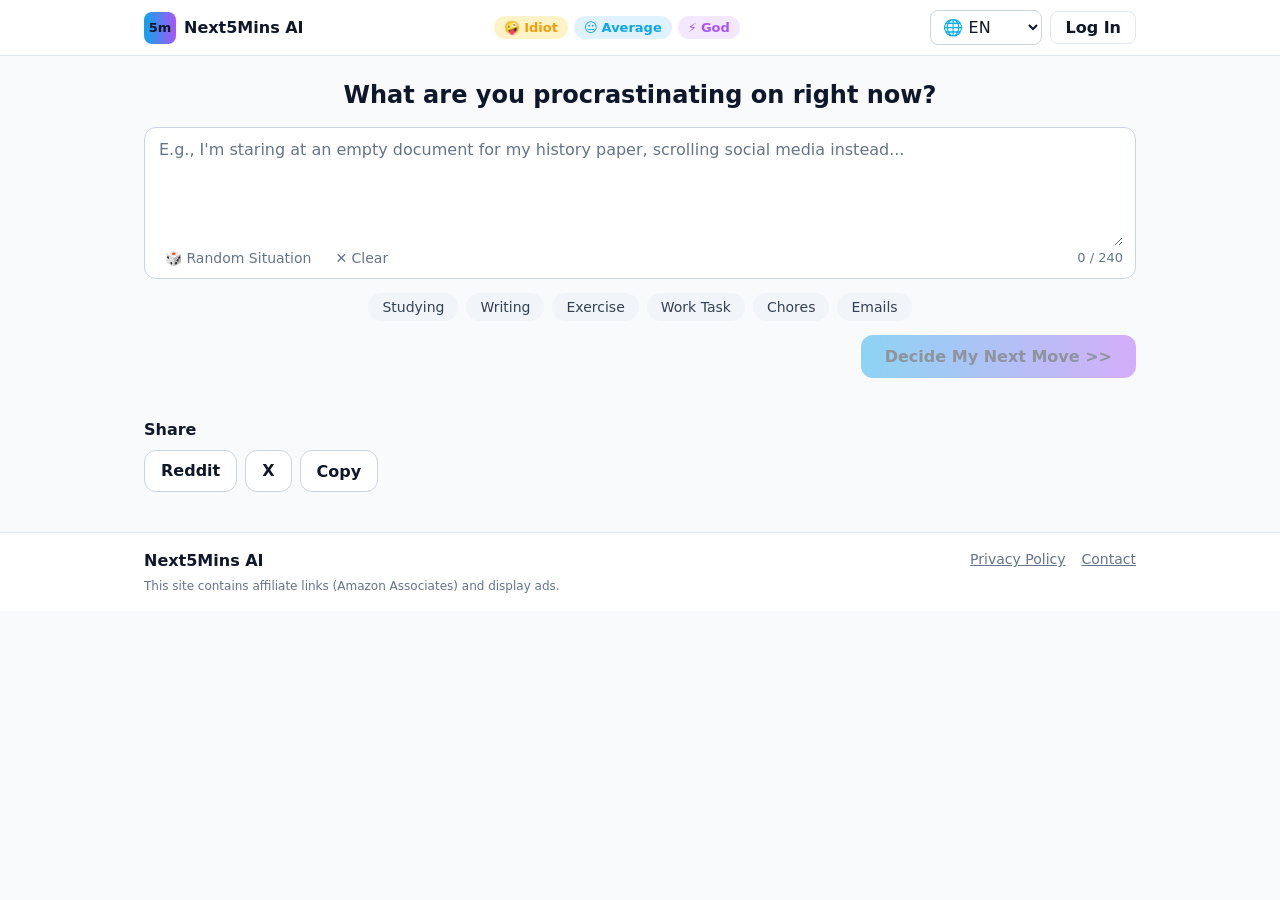
<file: 成果物/制作・販売部/Next5MinsAI/index.html>
<!doctype html>
<html lang="en">
<head>
  <meta charset="utf-8">
  <meta name="viewport" content="width=device-width, initial-scale=1">
  <title>Next5Mins AI</title>
  <link rel="stylesheet" href="parts/part0-page/page.css">
  <link rel="stylesheet" href="parts/part1-header-input/part1.css">
  <link rel="stylesheet" href="parts/part2-cards/part2.css">
  <link rel="stylesheet" href="parts/part3-timer-ads/part3.css">
  <link rel="stylesheet" href="parts/part4-item-throw/part4.css">
  <link rel="stylesheet" href="parts/part5-share-footer/part5.css">
</head>
<body>
  <!-- パーツ1 ヘッダー(ページの一番上・いつも出す) -->
  <header id="n5-part1"></header>
  <main class="n5-container">
    <!-- パーツ1 状況の入力 -->
    <section id="n5-part1-input" class="n5-section"></section>
    <!-- パーツ2 3枚のカード(作ったあとに開く) -->
    <section id="n5-part2" class="n5-section" hidden></section>
    <!-- パーツ3 タイマー(かかった時間を数える)と広告(カードを選んだあとに開く) -->
    <section id="n5-part3" class="n5-section" hidden></section>
  </main>
  <!-- パーツ5 共有とフッター -->
  <footer id="n5-part5"></footer>
  <!-- パーツ4 投げる品物(画面の上に重ねる層) -->
  <div id="n5-part4"></div>

  <script src="common/config.js"></script>
  <script src="common/bus.js"></script>
  <script src="common/samples.js"></script>
  <script src="common/api.js"></script>
  <script src="parts/part1-header-input/part1.js"></script>
  <script src="parts/part2-cards/part2.js"></script>
  <script src="parts/part3-timer-ads/part3.js"></script>
  <script src="parts/part4-item-throw/part4.js"></script>
  <script src="parts/part5-share-footer/part5.js"></script>
</body>
</html>
</file>
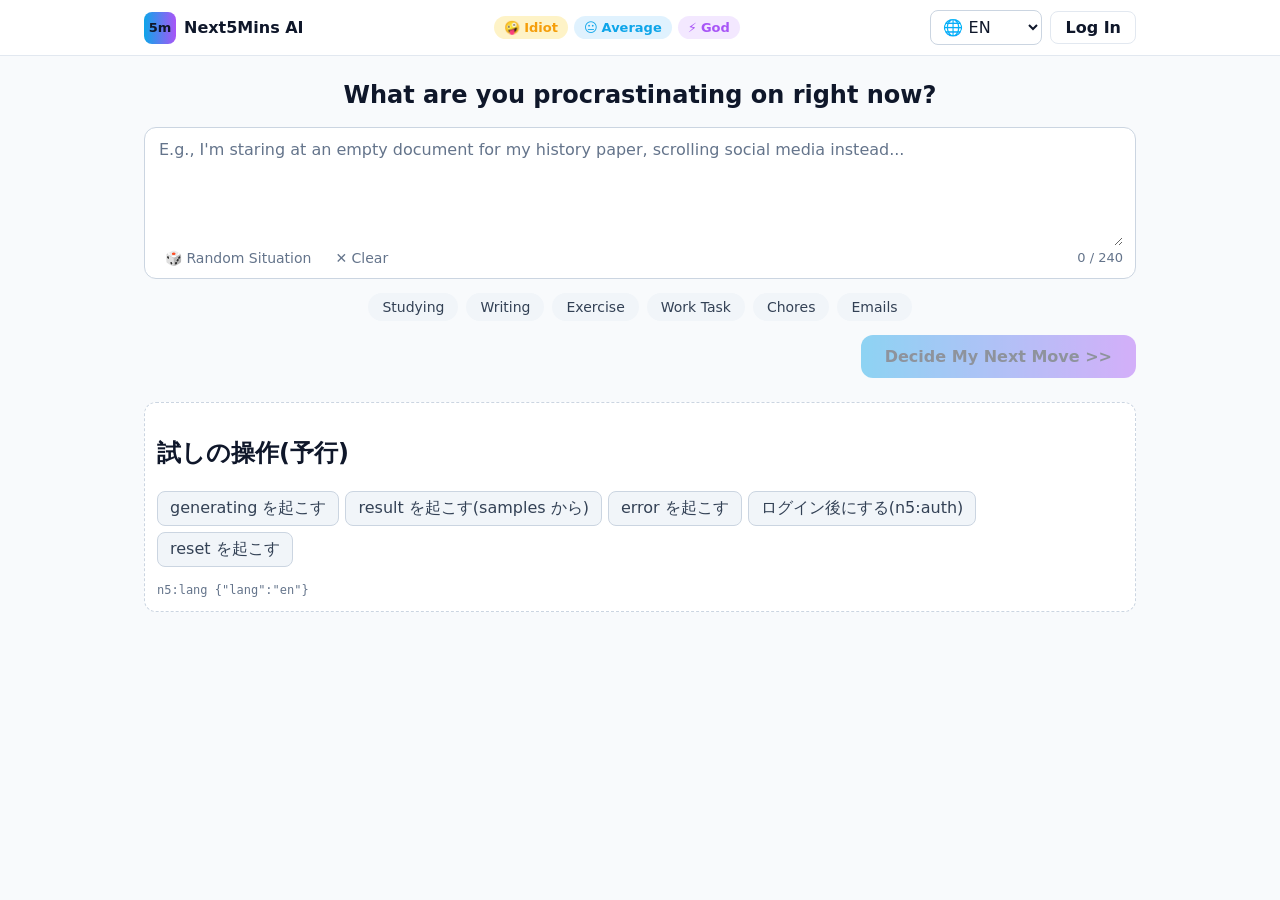
<file: 成果物/制作・販売部/Next5MinsAI/parts/part1-header-input/part1.html>
<!doctype html>
<html lang="en">
<head>
  <meta charset="utf-8">
  <meta name="viewport" content="width=device-width, initial-scale=1">
  <title>パーツ1 予行(ヘッダーと状況の入力)</title>
  <link rel="stylesheet" href="../../parts/part0-page/page.css">
  <link rel="stylesheet" href="part1.css">
</head>
<body>
  <header id="n5-part1"></header>
  <main class="n5-container">
    <section id="n5-part1-input" class="n5-section"></section>
    <section id="n5-preview" class="n5-section"></section>
  </main>
  <script src="../../common/config.js"></script>
  <script src="../../common/bus.js"></script>
  <script src="../../common/samples.js"></script>
  <script src="../../common/api.js"></script>
  <script src="part1.js"></script>
  <script src="preview.js"></script>
</body>
</html>
</file>
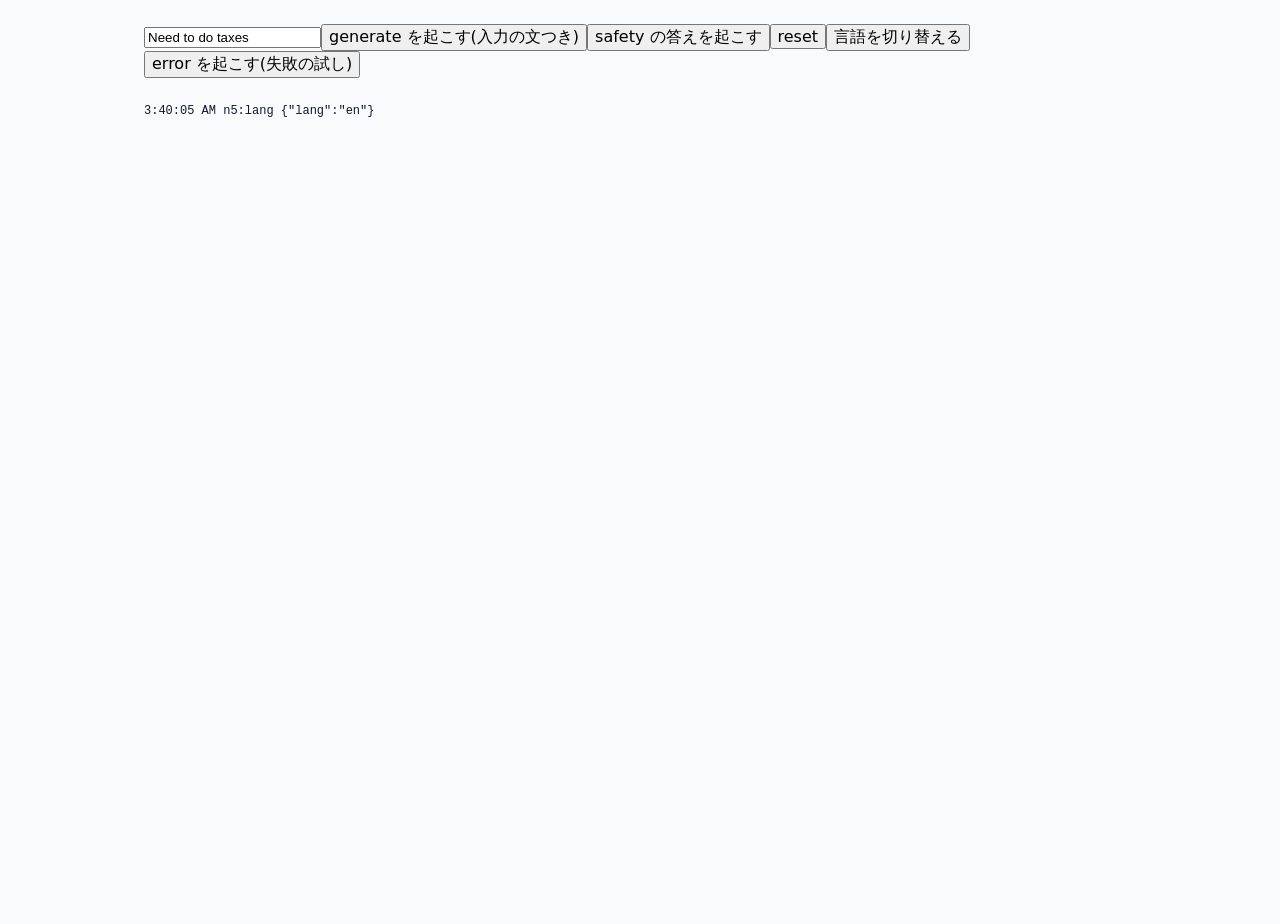
<file: 成果物/制作・販売部/Next5MinsAI/parts/part2-cards/part2.html>
<!doctype html>
<html lang="en">
<head>
  <meta charset="utf-8">
  <meta name="viewport" content="width=device-width, initial-scale=1">
  <title>パーツ2 予行(3枚のカード)</title>
  <link rel="stylesheet" href="../part0-page/page.css">
  <link rel="stylesheet" href="part2.css">
</head>
<body>
  <main class="n5-container">
    <div id="n5-preview-controls" class="n5-section"></div>
    <section id="n5-part2" class="n5-section" hidden></section>
    <pre id="n5-preview-log" class="n5-p2-preview-log"></pre>
  </main>
  <script src="../../common/config.js"></script>
  <script src="../../common/bus.js"></script>
  <script src="../../common/samples.js"></script>
  <script src="../../common/api.js"></script>
  <script src="part2.js"></script>
  <script src="preview.js"></script>
</body>
</html>
</file>
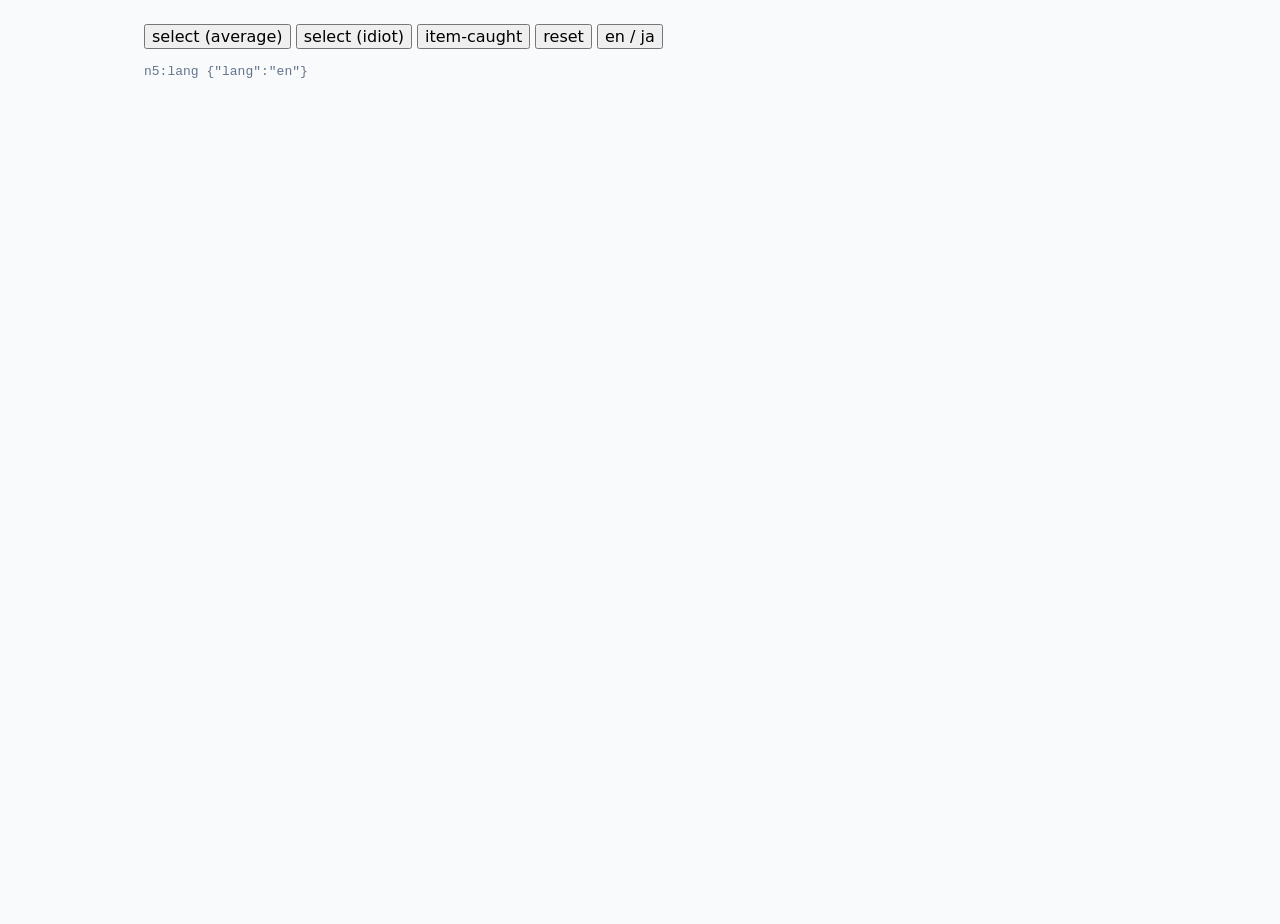
<file: 成果物/制作・販売部/Next5MinsAI/parts/part3-timer-ads/part3.html>
<!doctype html>
<html lang="en">
<head>
  <meta charset="utf-8">
  <meta name="viewport" content="width=device-width, initial-scale=1">
  <title>Part 3 preview - Next5Mins AI</title>
  <link rel="stylesheet" href="../../parts/part0-page/page.css">
  <link rel="stylesheet" href="part3.css">
</head>
<body>
  <main class="n5-container">
    <section id="n5-part3" class="n5-section" hidden></section>
    <section id="n5-preview" class="n5-section"></section>
  </main>
  <script src="../../common/config.js"></script>
  <script src="../../common/bus.js"></script>
  <script src="../../common/samples.js"></script>
  <script src="../../common/api.js"></script>
  <script src="preview.js"></script>
  <script src="part3.js"></script>
</body>
</html>
</file>
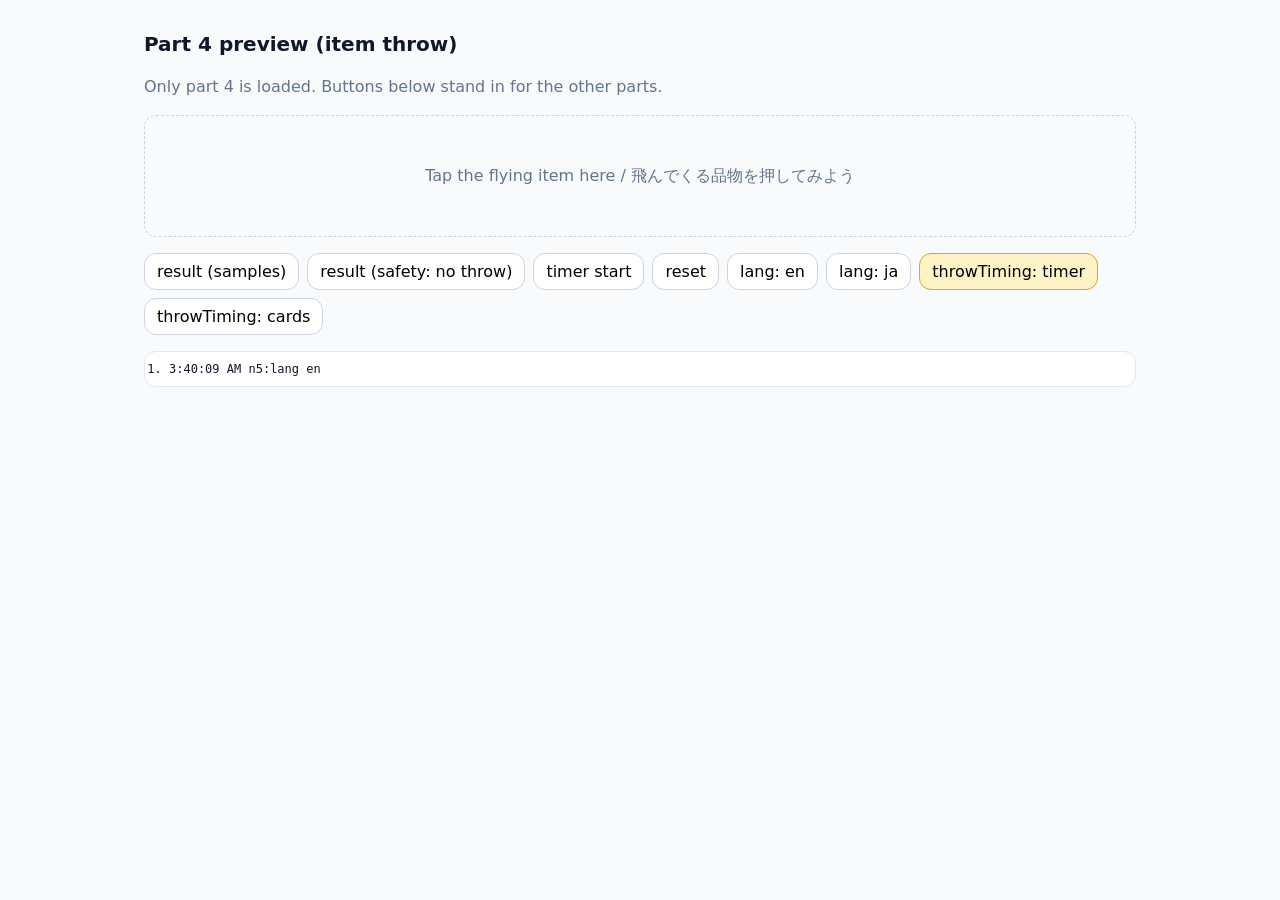
<file: 成果物/制作・販売部/Next5MinsAI/parts/part4-item-throw/part4.html>
<!doctype html>
<html lang="en">
<head>
  <meta charset="utf-8">
  <meta name="viewport" content="width=device-width, initial-scale=1">
  <title>Part 4 preview - item throw</title>
  <link rel="stylesheet" href="../../parts/part0-page/page.css">
  <link rel="stylesheet" href="part4.css">
</head>
<body>
  <main class="n5-container n5-p4-preview">
    <h1>Part 4 preview (item throw)</h1>
    <p class="n5-p4-preview-hint">Only part 4 is loaded. Buttons below stand in for the other parts.</p>
    <div class="n5-p4-preview-bg">Tap the flying item here / 飛んでくる品物を押してみよう</div>
    <div class="n5-p4-preview-controls" id="n5-p4-controls"></div>
    <ol class="n5-p4-preview-log" id="n5-p4-log"></ol>
  </main>
  <div id="n5-part4"></div>
  <script src="../../common/config.js"></script>
  <script src="../../common/bus.js"></script>
  <script src="../../common/samples.js"></script>
  <script src="../../common/api.js"></script>
  <script src="part4.js"></script>
  <script src="preview.js"></script>
</body>
</html>
</file>
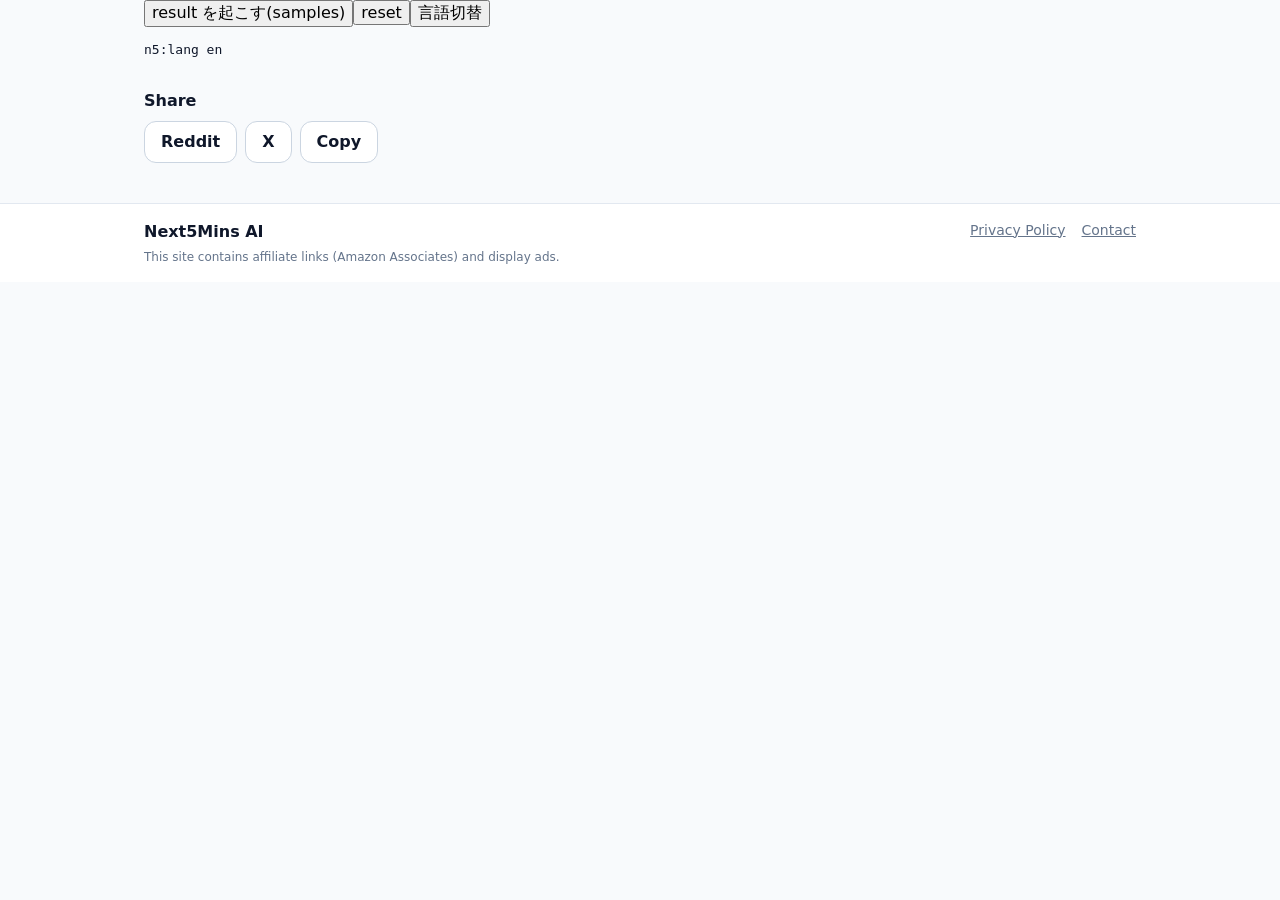
<file: 成果物/制作・販売部/Next5MinsAI/parts/part5-share-footer/part5.html>
<!doctype html>
<html lang="en">
<head>
  <meta charset="utf-8">
  <meta name="viewport" content="width=device-width, initial-scale=1">
  <title>パーツ5 予行(共有とフッター)</title>
  <link rel="stylesheet" href="../../parts/part0-page/page.css">
  <link rel="stylesheet" href="part5.css">
</head>
<body>
  <div id="n5-p5-preview" class="n5-container"></div>
  <footer id="n5-part5"></footer>
  <script src="../../common/config.js"></script>
  <script src="../../common/bus.js"></script>
  <script src="../../common/samples.js"></script>
  <script src="../../common/api.js"></script>
  <script src="part5.js"></script>
  <script src="preview.js"></script>
</body>
</html>
</file>
<file: 成果物/制作・販売部/Next5MinsAI/parts/part0-page/page.css>
/* パーツ0 ページ全体(比べ表 0-1〜0-6。設計書 8-1・8-2)。色と幅は、ここだけに書く */
:root {
  --n5-bg: #F8FAFC;          /* 0-1 ページの背景 */
  --n5-surface: #FFFFFF;     /* 0-2 カード・入力欄 */
  --n5-border: #E2E8F0;      /* 0-3 枠線・区切り線 */
  --n5-input-border: #CBD5E1;/* 1-7 入力欄の枠 */
  --n5-text: #0F172A;        /* 0-4 本文 */
  --n5-text-sub: #64748B;    /* 0-4 補足・入力前の薄い文字 */
  --n5-chip-bg: #F1F5F9;     /* 1-11 プリセット */
  --n5-chip-text: #334155;
  --n5-idiot: #F59E0B;   --n5-idiot-bg: #FEF3C7;
  --n5-average: #0EA5E9; --n5-average-bg: #E0F2FE;
  --n5-god: #A855F7;     --n5-god-bg: #F3E8FF;
  --n5-cta: linear-gradient(90deg, #0EA5E9, #A855F7);
  --n5-error: #B91C1C;       /* エラーの文字(もとにない。パーツ1が使う) */
  --n5-error-bg: #FEF2F2;    /* エラーの背景 */
  --n5-shade: rgba(15, 23, 42, 0.45); /* 小窓の後ろの幕 */
  --n5-max-width: 1024px;    /* 0-5 */
  --n5-gutter: 16px;         /* 0-5 スマホの左右の余白 */
  --n5-radius: 12px;
  --n5-font: system-ui, -apple-system, "Segoe UI", Roboto, "Hiragino Sans", "Noto Sans JP", "Yu Gothic UI", sans-serif;
}
* { box-sizing: border-box; }
html, body { margin: 0; padding: 0; }
body { background: var(--n5-bg); color: var(--n5-text); font-family: var(--n5-font); line-height: 1.5; min-height: 100vh; overflow-x: hidden; }
.n5-container { max-width: var(--n5-max-width); margin: 0 auto; padding: 0 var(--n5-gutter); }
.n5-section { margin: 24px 0; }
[hidden] { display: none !important; }
a { color: var(--n5-average); }
button { font-family: inherit; font-size: inherit; cursor: pointer; }
.n5-sr { position: absolute; width: 1px; height: 1px; overflow: hidden; clip: rect(0 0 0 0); white-space: nowrap; }
</file>
<file: 成果物/制作・販売部/Next5MinsAI/parts/part1-header-input/part1.css>
/* パーツ1 ヘッダーと状況の入力(比べ表 1-1〜1-12)。クラス名は n5-p1- で始める */
/* パーツ1だけで使う色の変数(page.css に足せないため、ここに1回だけ書く。part0 に移すなら gaps 参照) */
:root {
  --n5-p1-on-color: var(--n5-p1-on-color);
  --n5-p1-error-bg: #FEF2F2;
  --n5-p1-error-text: #B91C1C;
  --n5-p1-scrim: var(--n5-p1-scrim);
  --n5-p1-shadow: rgba(15, 23, 42, 0.08);
  --n5-p1-menu-shadow: rgba(15, 23, 42, 0.18);
}
.n5-p1-preview { border: 1px dashed var(--n5-input-border); border-radius: var(--n5-radius); padding: 12px; background: var(--n5-surface); }
.n5-p1-preview button { margin: 0 6px 6px 0; padding: 6px 12px; border: 1px solid var(--n5-input-border); border-radius: 8px; background: var(--n5-chip-bg); color: var(--n5-chip-text); }
.n5-p1-preview pre { margin: 8px 0 0; max-height: 160px; overflow: auto; white-space: pre-wrap; overflow-wrap: anywhere; font-size: 12px; color: var(--n5-text-sub); }
.n5-p1-header { background: var(--n5-surface); border-bottom: 1px solid var(--n5-border); }
.n5-p1-bar { display: flex; align-items: center; justify-content: space-between; gap: 8px; flex-wrap: wrap; padding-top: 10px; padding-bottom: 10px; }
.n5-p1-brand { display: flex; align-items: center; gap: 8px; font-weight: 700; white-space: nowrap; }
.n5-p1-logo { display: inline-flex; align-items: center; justify-content: center; width: 32px; height: 32px; border-radius: 8px; background: var(--n5-cta); color: var(--n5-p1-on-color); font-size: 13px; font-weight: 800; }
.n5-p1-badges { display: flex; gap: 6px; flex-wrap: wrap; justify-content: center; }
.n5-p1-badge { display: inline-flex; align-items: center; gap: 4px; padding: 2px 10px; border-radius: 999px; font-size: 13px; font-weight: 600; white-space: nowrap; }
.n5-p1-badge-idiot { color: var(--n5-idiot); background: var(--n5-idiot-bg); }
.n5-p1-badge-average { color: var(--n5-average); background: var(--n5-average-bg); }
.n5-p1-badge-god { color: var(--n5-god); background: var(--n5-god-bg); }
.n5-p1-right { display: flex; align-items: center; gap: 8px; }
.n5-p1-lang { padding: 6px 8px; border: 1px solid var(--n5-input-border); border-radius: 8px; background: var(--n5-surface); color: var(--n5-text); font: inherit; }
.n5-p1-login { padding: 6px 14px; border: 1px solid var(--n5-border); border-radius: 8px; background: var(--n5-surface); color: var(--n5-text); font-weight: 600; }
.n5-p1-login:hover { background: var(--n5-chip-bg); }

.n5-p1-overlay { position: fixed; inset: 0; background: var(--n5-p1-scrim); display: flex; align-items: center; justify-content: center; padding: var(--n5-gutter); z-index: 1000; }
.n5-p1-modal { position: relative; width: 100%; max-width: 360px; background: var(--n5-surface); border-radius: var(--n5-radius); padding: 24px 20px 20px; display: flex; flex-direction: column; gap: 10px; }
.n5-p1-modal-title { margin: 0 0 4px; font-size: 18px; }
.n5-p1-close { position: absolute; top: 8px; right: 8px; width: 32px; height: 32px; border: 0; border-radius: 8px; background: transparent; color: var(--n5-text-sub); font-size: 18px; }
.n5-p1-close:hover { background: var(--n5-chip-bg); }
.n5-p1-oauth { padding: 10px; border: 1px solid var(--n5-input-border); border-radius: 8px; background: var(--n5-surface); color: var(--n5-text-sub); font-weight: 600; }
.n5-p1-soon { margin: 4px 0 0; text-align: center; color: var(--n5-text-sub); font-size: 14px; }

.n5-p1-input { text-align: center; }
.n5-p1-title { margin: 24px 0 16px; font-size: 24px; line-height: 1.3; overflow-wrap: anywhere; }
.n5-p1-box { background: var(--n5-surface); border: 1px solid var(--n5-input-border); border-radius: var(--n5-radius); padding: 8px 12px; text-align: left; }
.n5-p1-box:focus-within { border-color: var(--n5-average); box-shadow: 0 0 0 3px var(--n5-average-bg), 0 2px 8px var(--n5-p1-shadow); }
.n5-p1-textarea { display: block; width: 100%; min-height: 110px; border: 0; outline: 0; resize: vertical; background: transparent; color: var(--n5-text); font: inherit; }
.n5-p1-textarea::placeholder { color: var(--n5-text-sub); }
.n5-p1-tools { display: flex; align-items: center; gap: 8px; flex-wrap: wrap; }
.n5-p1-tool { padding: 4px 8px; border: 0; border-radius: 8px; background: transparent; color: var(--n5-text-sub); font-size: 14px; }
.n5-p1-tool:hover { background: var(--n5-chip-bg); }
.n5-p1-count { margin-left: auto; color: var(--n5-text-sub); font-size: 13px; }
.n5-p1-presets { display: flex; flex-wrap: wrap; gap: 8px; justify-content: center; margin: 14px 0; }
.n5-p1-chip { padding: 6px 14px; border: 0; border-radius: 999px; background: var(--n5-chip-bg); color: var(--n5-chip-text); font-size: 14px; }
.n5-p1-chip:hover { filter: brightness(0.96); }
.n5-p1-error { margin: 8px 0 12px; padding: 8px 12px; border-radius: 8px; background: var(--n5-p1-error-bg); color: var(--n5-p1-error-text); font-size: 14px; text-align: left; overflow-wrap: anywhere; }
.n5-p1-actions { display: flex; justify-content: flex-end; }
.n5-p1-decide { padding: 12px 24px; border: 0; border-radius: var(--n5-radius); background: var(--n5-cta); color: var(--n5-p1-on-color); font-weight: 700; }
.n5-p1-decide:disabled { opacity: 0.45; cursor: not-allowed; }
.n5-p1-textarea:focus-visible, .n5-p1-tool:focus-visible, .n5-p1-chip:focus-visible, .n5-p1-decide:focus-visible, .n5-p1-login:focus-visible, .n5-p1-lang:focus-visible { outline: 2px solid var(--n5-average); outline-offset: 2px; }
@media (max-width: 480px) {
  .n5-p1-title { font-size: 20px; }
  .n5-p1-badges { order: 3; width: 100%; }
  .n5-p1-decide { width: 100%; }
}

.n5-p1-account { position: relative; }
.n5-p1-user { padding: 6px 14px; border: 1px solid var(--n5-border); border-radius: 8px; background: var(--n5-surface); color: var(--n5-text); font-weight: 600; }
.n5-p1-menu { position: absolute; right: 0; top: 100%; margin-top: 4px; min-width: 160px; display: flex; flex-direction: column; background: var(--n5-surface); border: 1px solid var(--n5-border); border-radius: 8px; box-shadow: 0 4px 12px var(--n5-p1-menu-shadow); z-index: 900; }
.n5-p1-menu-item { padding: 10px 14px; border: 0; background: transparent; color: var(--n5-text); text-align: left; }
.n5-p1-menu-item:hover:not(:disabled) { background: var(--n5-chip-bg); }
.n5-p1-menu-item:disabled { color: var(--n5-text-sub); cursor: not-allowed; }
.n5-p1-user:focus-visible, .n5-p1-menu-item:focus-visible { outline: 2px solid var(--n5-average); outline-offset: 2px; }
</file>
<file: 成果物/制作・販売部/Next5MinsAI/parts/part2-cards/part2.css>
/* パーツ2 3枚のカード(比べ表 2-1〜2-8)。クラス名は n5-p2-。色・幅は page.css の変数だけ使う */
.n5-p2-summary { margin: 0 0 12px; font-size: 0.875rem; color: var(--n5-text-sub); overflow-wrap: anywhere; }
.n5-p2-cards { display: grid; grid-template-columns: 1fr; gap: var(--n5-gutter); margin: 0; padding: 0; list-style: none; }
@media (min-width: 768px) { .n5-p2-cards { grid-template-columns: repeat(3, minmax(0, 1fr)); } }
.n5-p2-card { display: flex; flex-direction: column; gap: 8px; min-width: 0; padding: var(--n5-gutter); background: var(--n5-surface); border: 1px solid var(--n5-border); border-left-width: 6px; border-radius: var(--n5-radius); }
.n5-p2-card-idiot { border-left-color: var(--n5-idiot); }
.n5-p2-card-average { border-left-color: var(--n5-average); }
.n5-p2-card-god { border-left-color: var(--n5-god); }
.n5-p2-card-selected { border-top-color: var(--n5-text); border-right-color: var(--n5-text); border-bottom-color: var(--n5-text); }  /* 左の太い縁はキャラの色のまま */
.n5-p2-badge { align-self: flex-start; padding: 2px 10px; border-radius: 999px; font-size: 0.8125rem; font-weight: 700; }
.n5-p2-badge-idiot { background: var(--n5-idiot-bg); color: var(--n5-idiot); }
.n5-p2-badge-average { background: var(--n5-average-bg); color: var(--n5-average); }
.n5-p2-badge-god { background: var(--n5-god-bg); color: var(--n5-god); }
.n5-p2-title { margin: 0; font-size: 1.125rem; font-weight: 700; overflow-wrap: anywhere; }
.n5-p2-instruction { margin: 0; overflow-wrap: anywhere; }
.n5-p2-why { margin: 0; color: var(--n5-text-sub); font-size: 0.875rem; overflow-wrap: anywhere; }
.n5-p2-why-label { display: block; font-weight: 700; }
.n5-p2-spacer { flex: 1; }
.n5-p2-selected-mark { font-weight: 700; font-size: 0.875rem; color: var(--n5-text); min-height: 1.5em; }
.n5-p2-pick { width: 100%; padding: 10px 12px; border: 0; border-radius: var(--n5-radius); color: var(--n5-surface); font-weight: 700; }
.n5-p2-pick-idiot { background: var(--n5-idiot); }
.n5-p2-pick-average { background: var(--n5-average); }
.n5-p2-pick-god { background: var(--n5-god); }
.n5-p2-pick:disabled, .n5-p2-retry:disabled { opacity: 0.4; cursor: not-allowed; }
.n5-p2-actions { display: flex; justify-content: center; margin-top: 16px; }
.n5-p2-retry { padding: 8px 20px; background: var(--n5-surface); color: var(--n5-text); border: 1px solid var(--n5-input-border); border-radius: var(--n5-radius); }
.n5-p2-safety { padding: var(--n5-gutter); background: var(--n5-surface); border: 1px solid var(--n5-border); border-radius: var(--n5-radius); color: var(--n5-text); overflow-wrap: anywhere; }
.n5-p2-thinking { margin: 0 0 12px; color: var(--n5-text-sub); font-weight: 700; }
.n5-p2-skeleton { min-height: 140px; background: var(--n5-chip-bg); border: 1px solid var(--n5-border); border-radius: var(--n5-radius); animation: n5-p2-pulse 1.2s ease-in-out infinite; }
@keyframes n5-p2-pulse { 0%, 100% { opacity: 1; } 50% { opacity: 0.45; } }
@media (prefers-reduced-motion: reduce) { .n5-p2-skeleton { animation: none; } }
.n5-p2-preview-log { white-space: pre-wrap; overflow-wrap: anywhere; font-size: 0.75rem; }  /* 予行画面の出来事の記録用 */
.n5-p2-preview-error { padding: 8px 12px; margin: 0 0 12px; border: 1px solid var(--n5-border); border-radius: var(--n5-radius); color: var(--n5-text); overflow-wrap: anywhere; }  /* 予行画面だけ: パーツ1の代わりにエラーを出す */
</file>
<file: 成果物/制作・販売部/Next5MinsAI/parts/part3-timer-ads/part3.css>
/* パーツ3 タイマーと広告(比べ表 3-1〜3-4)。クラス名は n5-p3- */
.n5-p3-card { background: var(--n5-surface); border: 1px solid var(--n5-border); border-radius: var(--n5-radius); padding: var(--n5-gutter); text-align: center; }
.n5-p3-title { margin: 0 0 8px; font-size: 1.25rem; font-weight: 700; overflow-wrap: anywhere; color: var(--n5-text); }
.n5-p3-title.n5-p3-idiot { color: var(--n5-idiot); }
.n5-p3-title.n5-p3-average { color: var(--n5-average); }
.n5-p3-title.n5-p3-god { color: var(--n5-god); }
.n5-p3-instruction { margin: 0 0 16px; color: var(--n5-text); overflow-wrap: anywhere; }
.n5-p3-clock { font-size: 4rem; font-weight: 700; line-height: 1.1; font-variant-numeric: tabular-nums; color: var(--n5-text); }
.n5-p3-clock.n5-p3-done { color: var(--n5-average); }
.n5-p3-praise { margin: 8px 0 0; color: var(--n5-text-sub); }
.n5-p3-badge { display: inline-block; margin-top: 8px; padding: 2px 10px; border-radius: 999px; background: var(--n5-chip-bg); color: var(--n5-chip-text); font-size: 0.875rem; }
.n5-p3-buttons { display: flex; flex-wrap: wrap; gap: 8px; justify-content: center; margin-top: 16px; }
.n5-p3-btn { padding: 8px 16px; border: 1px solid var(--n5-input-border); border-radius: var(--n5-radius); background: var(--n5-surface); color: var(--n5-text); max-width: 100%; }
.n5-p3-btn.n5-p3-primary { background: var(--n5-cta); color: var(--n5-surface); border-color: transparent; }
.n5-p3-ad { position: relative; margin-top: 16px; min-height: 90px; border: 1px solid var(--n5-border); background: var(--n5-surface); border-radius: var(--n5-radius); padding: 24px var(--n5-gutter) var(--n5-gutter); overflow: hidden; max-width: 100%; }
.n5-p3-ad-label { position: absolute; top: 4px; left: 8px; font-size: 0.75rem; color: var(--n5-text-sub); }
.n5-p3-ad-empty { display: flex; align-items: center; justify-content: center; min-height: 50px; color: var(--n5-text-sub); opacity: 0.7; }
/* 広告の中身(AdSense の ins や画像)が枠からはみ出さない */
.n5-p3-ad-body { max-width: 100%; overflow: hidden; }
.n5-p3-ad-body * { max-width: 100%; box-sizing: border-box; }
/* 予行画面だけで使う(本番の index.html では読まれない preview.js が作る) */
#n5-p3-log { white-space: pre-wrap; overflow-wrap: anywhere; max-width: 100%; color: var(--n5-text-sub); }
</file>
<file: 成果物/制作・販売部/Next5MinsAI/parts/part4-item-throw/part4.css>
/* パーツ4 投げる品物(比べ表 4-1〜4-6)。クラス名は n5-p4- で始める。色と幅は part0-page/page.css の変数 */
#n5-part4 {
  --n5-p4-item: 64px;        /* 4-3 飛んでいる品物(押せる大きさ。56px 以上) */
  --n5-p4-emoji: 48px;       /* 4-3 絵文字(48px 以上) */
  --n5-p4-modal-emoji: 64px; /* 4-5 小窓の絵文字 */
  --n5-p4-dialog-width: 420px;
  --n5-p4-z: 1000;
  position: fixed;
  inset: 0;
  pointer-events: none;
  overflow: hidden;
  z-index: var(--n5-p4-z);
  font-family: var(--n5-font);
  color: var(--n5-text);
}

/* 4-2 バカのふきだし(左下か右下) */
.n5-p4-bubble {
  position: absolute;
  bottom: var(--n5-gutter);
  max-width: calc(100% - var(--n5-gutter) * 2);
  display: flex;
  align-items: center;
  gap: 8px;
  padding: 8px 12px;
  background: var(--n5-idiot-bg);
  border: 2px solid var(--n5-idiot);
  border-radius: var(--n5-radius);
  pointer-events: none;
}
.n5-p4-bubble--left { left: var(--n5-gutter); }
.n5-p4-bubble--right { right: var(--n5-gutter); }
.n5-p4-bubble-face { font-size: var(--n5-p4-modal-emoji); line-height: 1; flex: none; }
.n5-p4-bubble-line { font-weight: 700; overflow-wrap: anywhere; }

/* 4-3 飛んでくる品物(位置は js が transform で付ける) */
.n5-p4-item {
  position: absolute;
  top: 0;
  left: 0;
  width: var(--n5-p4-item);
  height: var(--n5-p4-item);
  padding: 0;
  display: flex;
  align-items: center;
  justify-content: center;
  background: var(--n5-idiot-bg);
  border: 2px solid var(--n5-idiot);
  border-radius: 50%;
  font-size: var(--n5-p4-emoji);
  line-height: 1;
  pointer-events: auto;
  touch-action: manipulation;
  will-change: transform;
}
.n5-p4-item:focus-visible { outline: 3px solid var(--n5-text); outline-offset: 2px; }

/* 4-5 小窓(中央)と、外側を押すと閉じる幕 */
.n5-p4-backdrop {
  position: absolute;
  inset: 0;
  display: flex;
  align-items: center;
  justify-content: center;
  padding: var(--n5-gutter);
  background: var(--n5-text-sub);
  background: color-mix(in srgb, var(--n5-text) 45%, transparent);
  pointer-events: auto;
}
.n5-p4-dialog {
  position: relative;
  width: 100%;
  max-width: var(--n5-p4-dialog-width);
  max-height: 100%;
  overflow-y: auto;
  padding: 24px var(--n5-gutter) var(--n5-gutter);
  background: var(--n5-surface);
  border: 1px solid var(--n5-border);
  border-radius: var(--n5-radius);
  text-align: center;
}
.n5-p4-ad {
  position: absolute;
  top: 8px;
  right: 8px;
  padding: 0 8px;
  background: var(--n5-chip-bg);
  color: var(--n5-text-sub);
  border: 1px solid var(--n5-border);
  border-radius: var(--n5-radius);
  font-size: 0.75rem;
}
.n5-p4-modal-emoji { font-size: var(--n5-p4-modal-emoji); line-height: 1.2; }
.n5-p4-name { margin: 8px 0; font-size: 1.25rem; font-weight: 700; overflow-wrap: anywhere; }
.n5-p4-says-label { margin: 8px 0 0; color: var(--n5-text-sub); font-size: 0.875rem; font-weight: 700; }
.n5-p4-reason { margin: 4px 0 16px; overflow-wrap: anywhere; }
.n5-p4-link {
  display: inline-block;
  max-width: 100%;
  padding: 12px 24px;
  background: var(--n5-idiot);
  color: var(--n5-text);
  border-radius: var(--n5-radius);
  font-weight: 700;
  text-decoration: none;
}
.n5-p4-link:focus-visible, .n5-p4-close:focus-visible { outline: 3px solid var(--n5-text); outline-offset: 2px; }
.n5-p4-note { margin: 8px 0 0; color: var(--n5-text-sub); font-size: 0.75rem; }
.n5-p4-close {
  display: block;
  margin: 16px auto 0;
  padding: 8px 16px;
  background: var(--n5-chip-bg);
  color: var(--n5-chip-text);
  border: 1px solid var(--n5-border);
  border-radius: var(--n5-radius);
}

/* 予行(part4.html)の画面だけで使う */
.n5-p4-preview { padding-block: var(--n5-gutter); }
.n5-p4-preview h1 { font-size: 1.25rem; }
.n5-p4-preview-hint { color: var(--n5-text-sub); }
.n5-p4-preview-bg { margin: 16px 0; padding: 48px var(--n5-gutter); border: 1px dashed var(--n5-input-border); border-radius: var(--n5-radius); color: var(--n5-text-sub); text-align: center; overflow-wrap: anywhere; }
.n5-p4-preview-controls { display: flex; flex-wrap: wrap; gap: 8px; }
.n5-p4-preview-controls button { padding: 8px 12px; background: var(--n5-surface); border: 1px solid var(--n5-input-border); border-radius: var(--n5-radius); }
.n5-p4-preview-controls button[aria-pressed="true"] { background: var(--n5-idiot-bg); border-color: var(--n5-idiot); }
.n5-p4-preview-log { margin: 16px 0; padding: 8px var(--n5-gutter) 8px 24px; background: var(--n5-surface); border: 1px solid var(--n5-border); border-radius: var(--n5-radius); font-family: ui-monospace, monospace; font-size: 0.75rem; overflow-wrap: anywhere; }
</file>
<file: 成果物/制作・販売部/Next5MinsAI/parts/part5-share-footer/part5.css>
/* パーツ5 共有とフッター(比べ表 5-1〜5-2)。クラス名は n5-p5- */
.n5-p5-share { padding-top: 16px; padding-bottom: 16px; }
.n5-p5-share-title { margin: 0 0 8px; font-size: 1rem; font-weight: 700; color: var(--n5-text); }
.n5-p5-share-row { display: flex; flex-wrap: wrap; gap: 8px; }
.n5-p5-btn { display: inline-block; padding: 8px 16px; border: 1px solid var(--n5-input-border); border-radius: var(--n5-radius); background: var(--n5-surface); color: var(--n5-text); text-decoration: none; font-weight: 600; }
.n5-p5-btn:hover { background: var(--n5-chip-bg); }
.n5-p5-foot { margin-top: 24px; background: var(--n5-surface); border-top: 1px solid var(--n5-border); padding: 16px 0; }
.n5-p5-foot-inner { display: flex; flex-wrap: wrap; justify-content: space-between; gap: 12px; }
.n5-p5-brand { margin: 0; font-weight: 700; color: var(--n5-text); }
.n5-p5-note { margin: 4px 0 0; font-size: 0.75rem; color: var(--n5-text-sub); overflow-wrap: anywhere; }
.n5-p5-links { display: flex; flex-wrap: wrap; gap: 16px; align-items: flex-start; }
.n5-p5-links a { color: var(--n5-text-sub); font-size: 0.875rem; }
.n5-p5-soon { flex-basis: 100%; margin: 0; font-size: 0.75rem; color: var(--n5-text-sub); }
</file>
